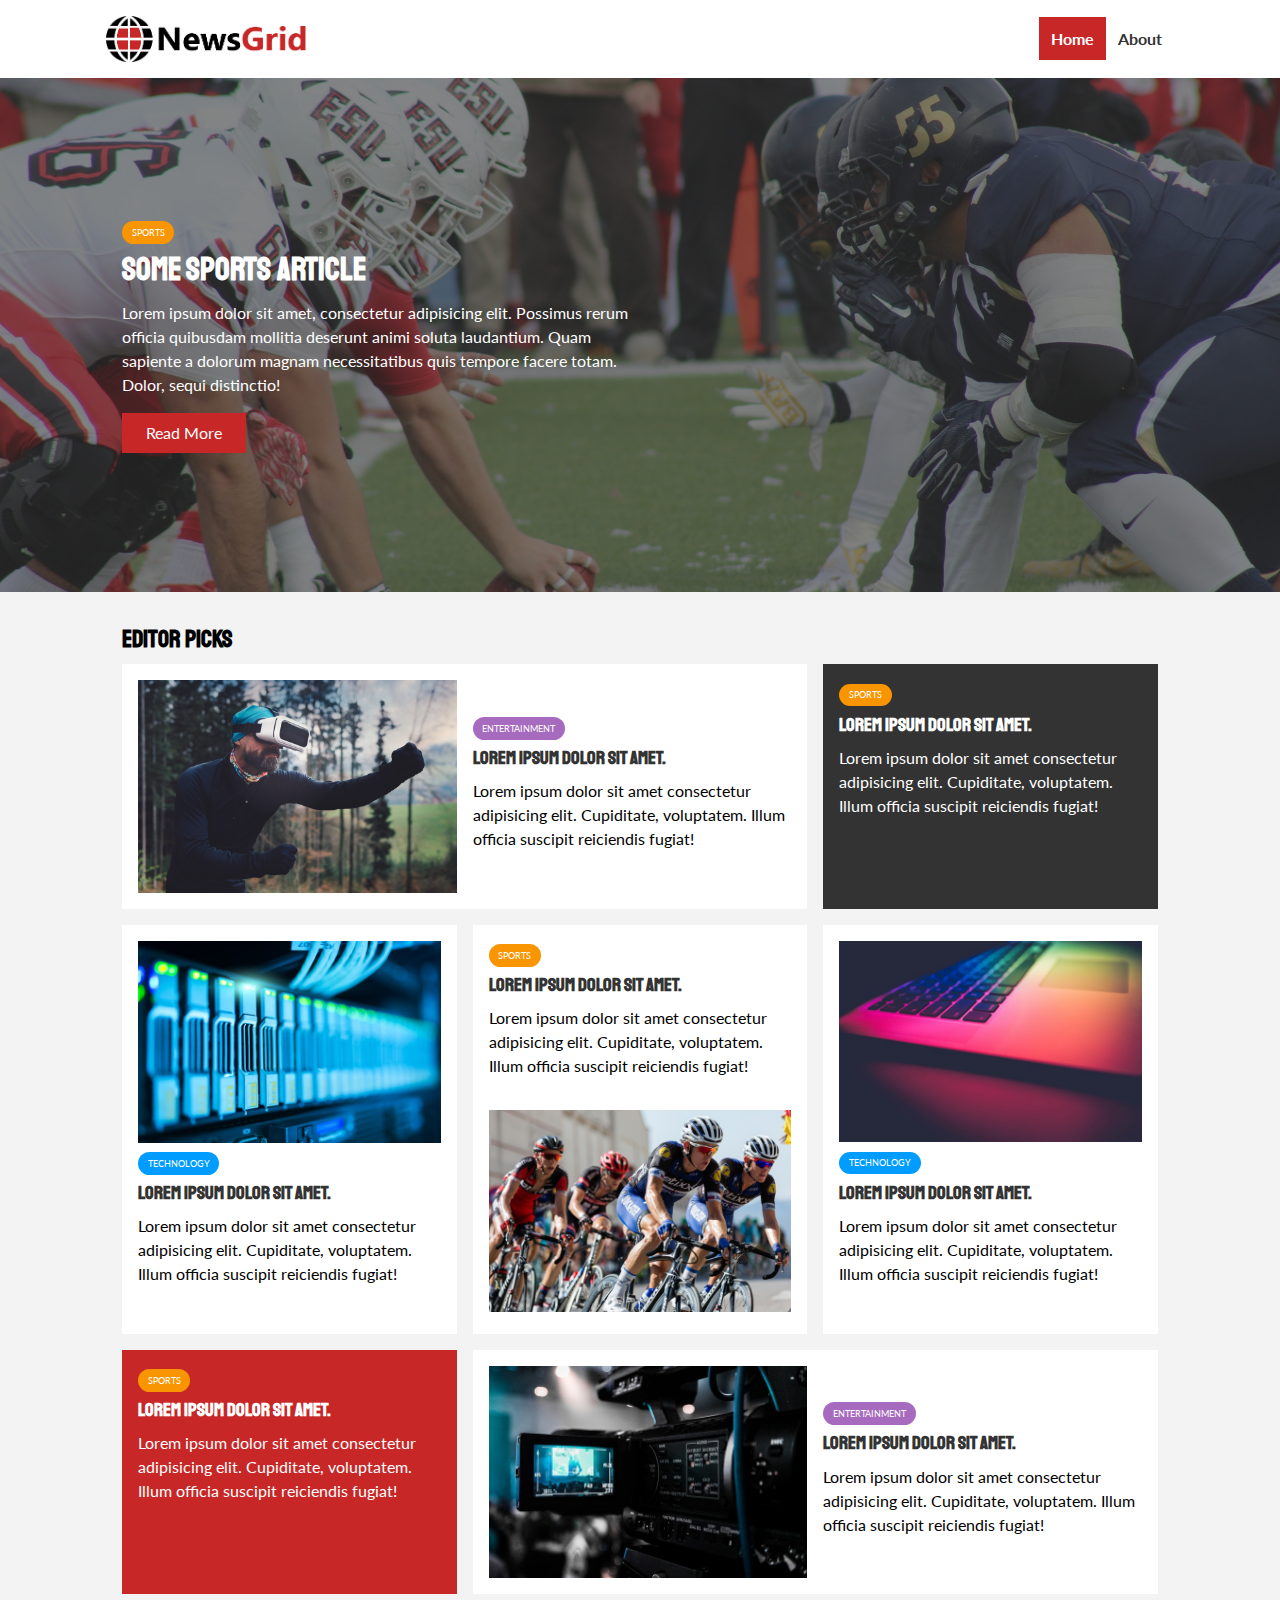
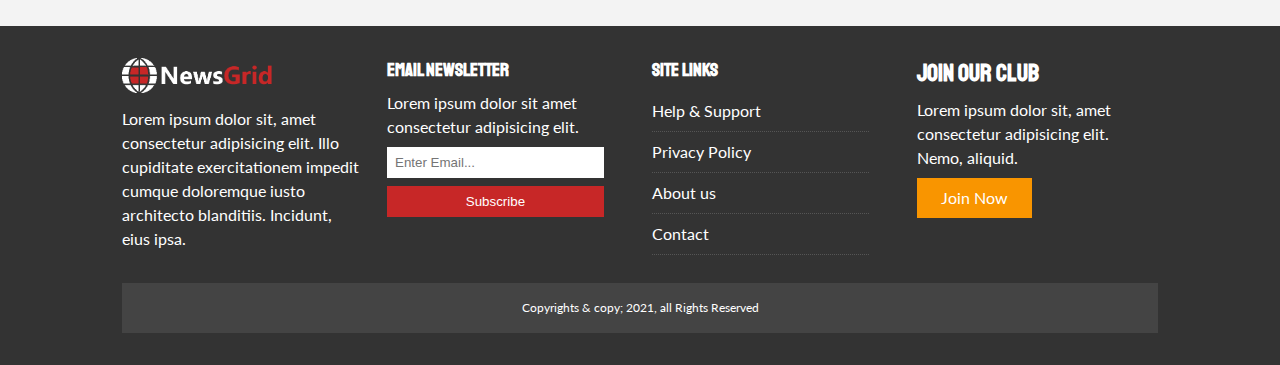
<file: index.html>
<!DOCTYPE html>
<html lang="en">

<head>
  <meta charset="UTF-8">
  <meta http-equiv="X-UA-Compatible" content="IE=edge">
  <meta name="viewport" content="width=device-width, initial-scale=1.0">

  <link rel="stylesheet" href="https://cdnjs.cloudflare.com/ajax/libs/font-awesome/5.15.3/css/all.min.css"
    integrity="sha512-iBBXm8fW90+nuLcSKlbmrPcLa0OT92xO1BIsZ+ywDWZCvqsWgccV3gFoRBv0z+8dLJgyAHIhR35VZc2oM/gI1w=="
    crossorigin="anonymous" referrerpolicy="no-referrer" />

  <title>NewsGrid | Latest News</title>
  <link rel="stylesheet" href="style.css">
  <link media="screen and (max-width:768px)" rel="stylesheet" href="mobile.css">

  <link rel="shortcut icon" type="image/x-icon" href="favicon.ico">
</head>

<body>
  <nav id="main-nav">
    <div class="container">
      <img src="/image_resources/logo.png" alt="NewsGrid" class="logo">
      <div class="social">
        <a href="https://facebook.com" target="_blank"><i class="fab fa-facebook fa-2x"></i></a>
        <a href="https://twitter.com" target="_blank"><i class="fab fa-twitter fa-2x"></i></a>
        <a href="https://instagram.com" target="_blank"><i class="fab fa-instagram fa-2x"></i></a>
        <a href="https://youtube.com" target="_blank"><i class="fab fa-youtube fa-2x"></i></a>
      </div>
      <ul>
        <li><a class="current" href="./index.html">Home</a></li>
        <li><a href="./about.html">About</a></li>
      </ul>
    </div>
  </nav>


  <header id="showcase">
    <div class="container">
      <div class="showcase-container">
        <div class="showcase-content">
          <div class="category category-sports">Sports</div>
          <h1>Some Sports Article</h1>
          <p>Lorem ipsum dolor sit amet, consectetur adipisicing elit. Possimus rerum officia quibusdam mollitia deserunt animi soluta laudantium. Quam sapiente a dolorum magnam necessitatibus quis tempore facere totam. Dolor, sequi distinctio!</p>
          <a href="article.html" class="btn btn-primary">Read More</a>
        </div>
      </div>
    </div>
  </header>

  <!-- Articles  -->

  <section id="home-articles" class="py-2">
    <div class="container">
      <h2>Editor Picks </h2>
      <div class="articles-container">

        <article class="card">
          <img src="./image_resources/articles/ent1.jpg" alt="">
          <div>
            <div class="category category-ent">
              Entertainment
            </div>
            <h3>
              <a href="article.html">Lorem ipsum dolor sit amet.</a>
            </h3>
            <p>Lorem ipsum dolor sit amet consectetur adipisicing elit. Cupiditate, voluptatem. Illum officia suscipit reiciendis fugiat!</p>
          </div>
        </article>

        <article class="card bg-dark">
           <div class="category category-sports">
              Sports
            </div>
            <h3>
              <a href="article.html">Lorem ipsum dolor sit amet.</a>
            </h3>
            <p>Lorem ipsum dolor sit amet consectetur adipisicing elit. Cupiditate, voluptatem. Illum officia suscipit reiciendis fugiat!</p>
        </article>


        <article class="card">
          <img src="./image_resources/articles/tech1.jpg" alt="">
          <div class="category category-tech">
             Technology
           </div>
           <h3>
             <a href="article.html">Lorem ipsum dolor sit amet.</a>
           </h3>
           <p>Lorem ipsum dolor sit amet consectetur adipisicing elit. Cupiditate, voluptatem. Illum officia suscipit reiciendis fugiat!</p>
       </article>

       <article class="card">
         <div class="category category-sports">
           Sports
         </div>
         <h3>
           <a href="article.html">Lorem ipsum dolor sit amet.</a>
         </h3>
         <p>Lorem ipsum dolor sit amet consectetur adipisicing elit. Cupiditate, voluptatem. Illum officia suscipit reiciendis fugiat!</p>
         <br>
         <img src="./image_resources/articles/sports1.jpg" alt="">
       </article>



       <article class="card">
        <img src="./image_resources/articles/tech2.jpg" alt="">
        <div class="category category-tech">
           Technology
         </div>
         <h3>
           <a href="article.html">Lorem ipsum dolor sit amet.</a>
         </h3>
         <p>Lorem ipsum dolor sit amet consectetur adipisicing elit. Cupiditate, voluptatem. Illum officia suscipit reiciendis fugiat!</p>
     </article>


     <article class="card bg-primary">
      <div class="category category-sports">
         Sports
       </div>
       <h3>
         <a href="article.html">Lorem ipsum dolor sit amet.</a>
       </h3>
       <p>Lorem ipsum dolor sit amet consectetur adipisicing elit. Cupiditate, voluptatem. Illum officia suscipit reiciendis fugiat!</p>
   </article>

   <article class="card">
    <img src="./image_resources/articles/ent2.jpg" alt="">
    <div>
      <div class="category category-ent">
        Entertainment
      </div>
      <h3>
        <a href="article.html">Lorem ipsum dolor sit amet.</a>
      </h3>
      <p>Lorem ipsum dolor sit amet consectetur adipisicing elit. Cupiditate, voluptatem. Illum officia suscipit reiciendis fugiat!</p>
    </div>
  </article>
      </div>
    </div>
  </section>


  <footer id="main-footer" class="py-2">
    <div class="container footer-container">
      <div>
        <img src="./image_resources/logo_light.png" alt="NewsGrid">
        <p>Lorem ipsum dolor sit, amet consectetur adipisicing elit. Illo cupiditate exercitationem impedit cumque doloremque iusto architecto blanditiis. Incidunt, eius ipsa.</p>
      </div>
      <div>
        <h3>Email NewsLetter</h3>
        <p>Lorem ipsum dolor sit amet consectetur adipisicing elit.</p>
         <form name="contact" method="POST" data-netlify="true" >
           <input type="email" name="email" placeholder="Enter Email...">
           <input type="submit" value="Subscribe" class="btn btn-primary">
         </form>
      </div>
      <div>
        <h3>Site Links</h3>
        <ul class="list">
          <li><a href="#">Help & Support</a></li>
          <li><a href="#">Privacy Policy</a></li>
          <li><a href="#">About us</a></li>
          <li><a href="#">Contact</a></li>
        </ul>
      </div>
      <div>
        <h2>Join Our Club</h2>
        <p>Lorem ipsum dolor sit, amet consectetur adipisicing elit. Nemo, aliquid.</p>
        <a href="#" class="btn btn-secondary">Join Now</a>
      </div>
      <div>
        <p>
          Copyrights & copy; 2021, all Rights Reserved
        </p>
      </div>
</div>
  </footer>
</body>
</html>
</file>
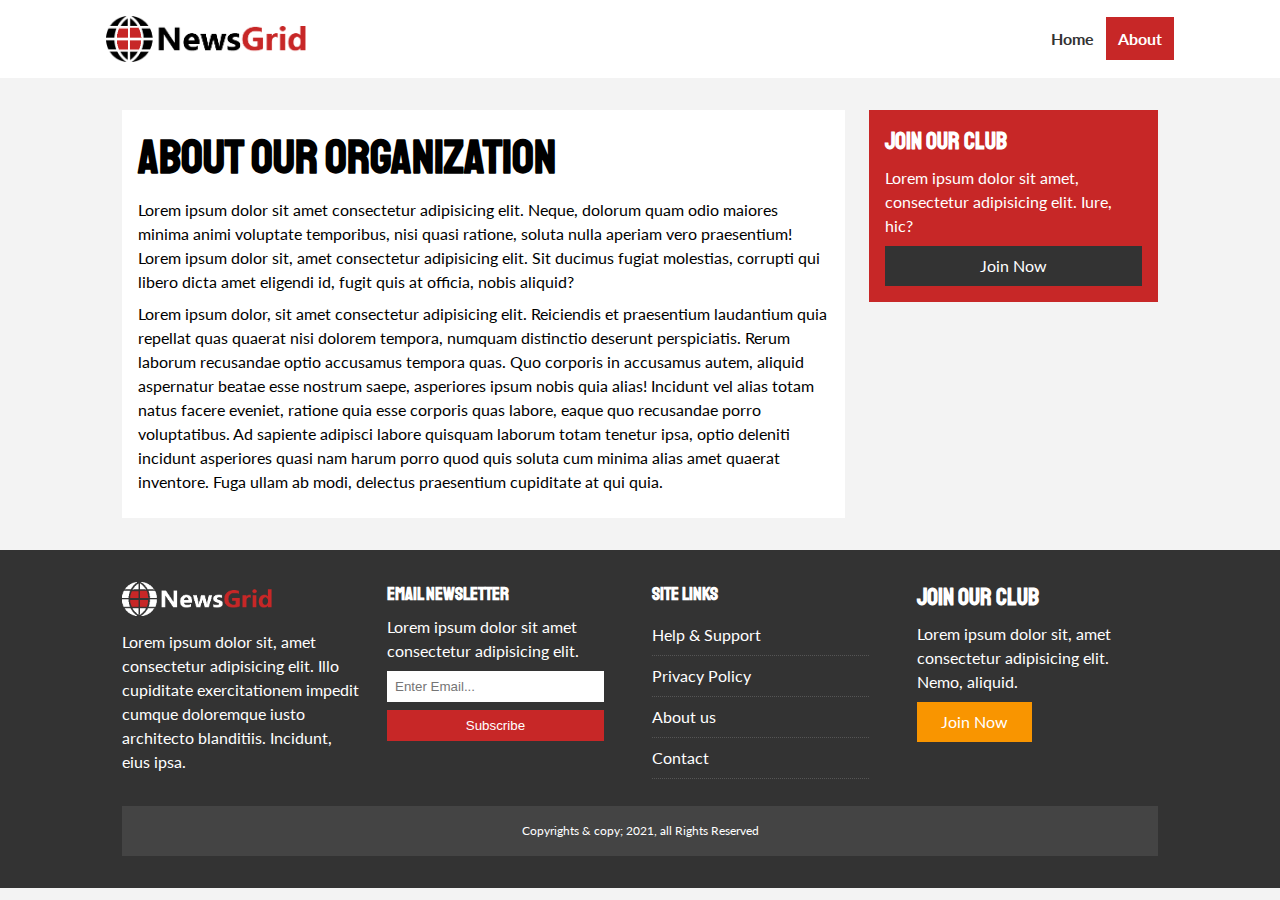
<file: about.html>
<!DOCTYPE html>
<html lang="en">

<head>
  <meta charset="UTF-8">
  <meta http-equiv="X-UA-Compatible" content="IE=edge">
  <meta name="viewport" content="width=device-width, initial-scale=1.0">

  <link rel="stylesheet" href="https://cdnjs.cloudflare.com/ajax/libs/font-awesome/5.15.3/css/all.min.css"
    integrity="sha512-iBBXm8fW90+nuLcSKlbmrPcLa0OT92xO1BIsZ+ywDWZCvqsWgccV3gFoRBv0z+8dLJgyAHIhR35VZc2oM/gI1w=="
    crossorigin="anonymous" referrerpolicy="no-referrer" />

  <title>NewsGrid | About</title>
  <link rel="stylesheet" href="style.css">
  <link media="screen and (max-width:768px)" rel="stylesheet" href="mobile.css">

  <link rel="shortcut icon" type="image/x-icon" href="favicon.ico">
</head>

<body>
  <nav id="main-nav">
    <div class="container">
      <img src="/image_resources/logo.png" alt="NewsGrid" class="logo">
      <div class="social">
        <a href="https://facebook.com" target="_blank"><i class="fab fa-facebook fa-2x"></i></a>
        <a href="https://twitter.com" target="_blank"><i class="fab fa-twitter fa-2x"></i></a>
        <a href="https://instagram.com" target="_blank"><i class="fab fa-instagram fa-2x"></i></a>
        <a href="https://youtube.com" target="_blank"><i class="fab fa-youtube fa-2x"></i></a>
      </div>
      <ul>
        <li><a  href="./index.html">Home</a></li>
        <li><a class="current" href="./about.html">About</a></li>
      </ul>
    </div>
  </nav>



<div id="about">
  <div class="container">
    <div class="page-container">
      <article class="card">
        <h1 class="l-heading">About Our Organization</h1>
          <p>Lorem ipsum dolor sit amet consectetur adipisicing elit. Neque, dolorum quam odio maiores minima animi voluptate temporibus, nisi quasi ratione, soluta nulla aperiam vero praesentium! Lorem ipsum dolor sit, amet consectetur adipisicing elit. Sit ducimus fugiat molestias, corrupti qui libero dicta amet eligendi id, fugit quis at officia, nobis aliquid?</p>
          <p>Lorem ipsum dolor, sit amet consectetur adipisicing elit. Reiciendis et praesentium laudantium quia repellat quas quaerat nisi dolorem tempora, numquam distinctio deserunt perspiciatis. Rerum laborum recusandae optio accusamus tempora quas. Quo corporis in accusamus autem, aliquid aspernatur beatae esse nostrum saepe, asperiores ipsum nobis quia alias! Incidunt vel alias totam natus facere eveniet, ratione quia esse corporis quas labore, eaque quo recusandae porro voluptatibus. Ad sapiente adipisci labore quisquam laborum totam tenetur ipsa, optio deleniti incidunt asperiores quasi nam harum porro quod quis soluta cum minima alias amet quaerat inventore. Fuga ullam ab modi, delectus praesentium cupiditate at qui quia.</p>
      </article>
      <aside class="card bg-primary">
        <h2>Join Our Club</h2>
        <p>Lorem ipsum dolor sit amet, consectetur adipisicing elit. Iure, hic?</p>
        <a href="#"  class="btn btn-dark btn-block">
          Join Now
        </a>
      </aside>
    </div>
  </div>
</div>





  <footer id="main-footer" class="py-2">
    <div class="container footer-container">
      <div>
        <img src="./image_resources/logo_light.png" alt="NewsGrid">
        <p>Lorem ipsum dolor sit, amet consectetur adipisicing elit. Illo cupiditate exercitationem impedit cumque doloremque iusto architecto blanditiis. Incidunt, eius ipsa.</p>
      </div>
      <div>
        <h3>Email NewsLetter</h3>
        <p>Lorem ipsum dolor sit amet consectetur adipisicing elit.</p>
        <form name="contact" method="POST" data-netlify="true" >
          <input type="email" name="email" placeholder="Enter Email...">
          <input type="submit" value="Subscribe" class="btn btn-primary">
        </form>
      </div>
      <div>
        <h3>Site Links</h3>
        <ul class="list">
          <li><a href="#">Help & Support</a></li>
          <li><a href="#">Privacy Policy</a></li>
          <li><a href="#">About us</a></li>
          <li><a href="#">Contact</a></li>
        </ul>
      </div>
      <div>
        <h2>Join Our Club</h2>
        <p>Lorem ipsum dolor sit, amet consectetur adipisicing elit. Nemo, aliquid.</p>
        <a href="#" class="btn btn-secondary">Join Now</a>
      </div>
      <div>
        <p>
          Copyrights & copy; 2021, all Rights Reserved
        </p>
      </div>
</div>
  </footer>
</body>
</html>
</file>
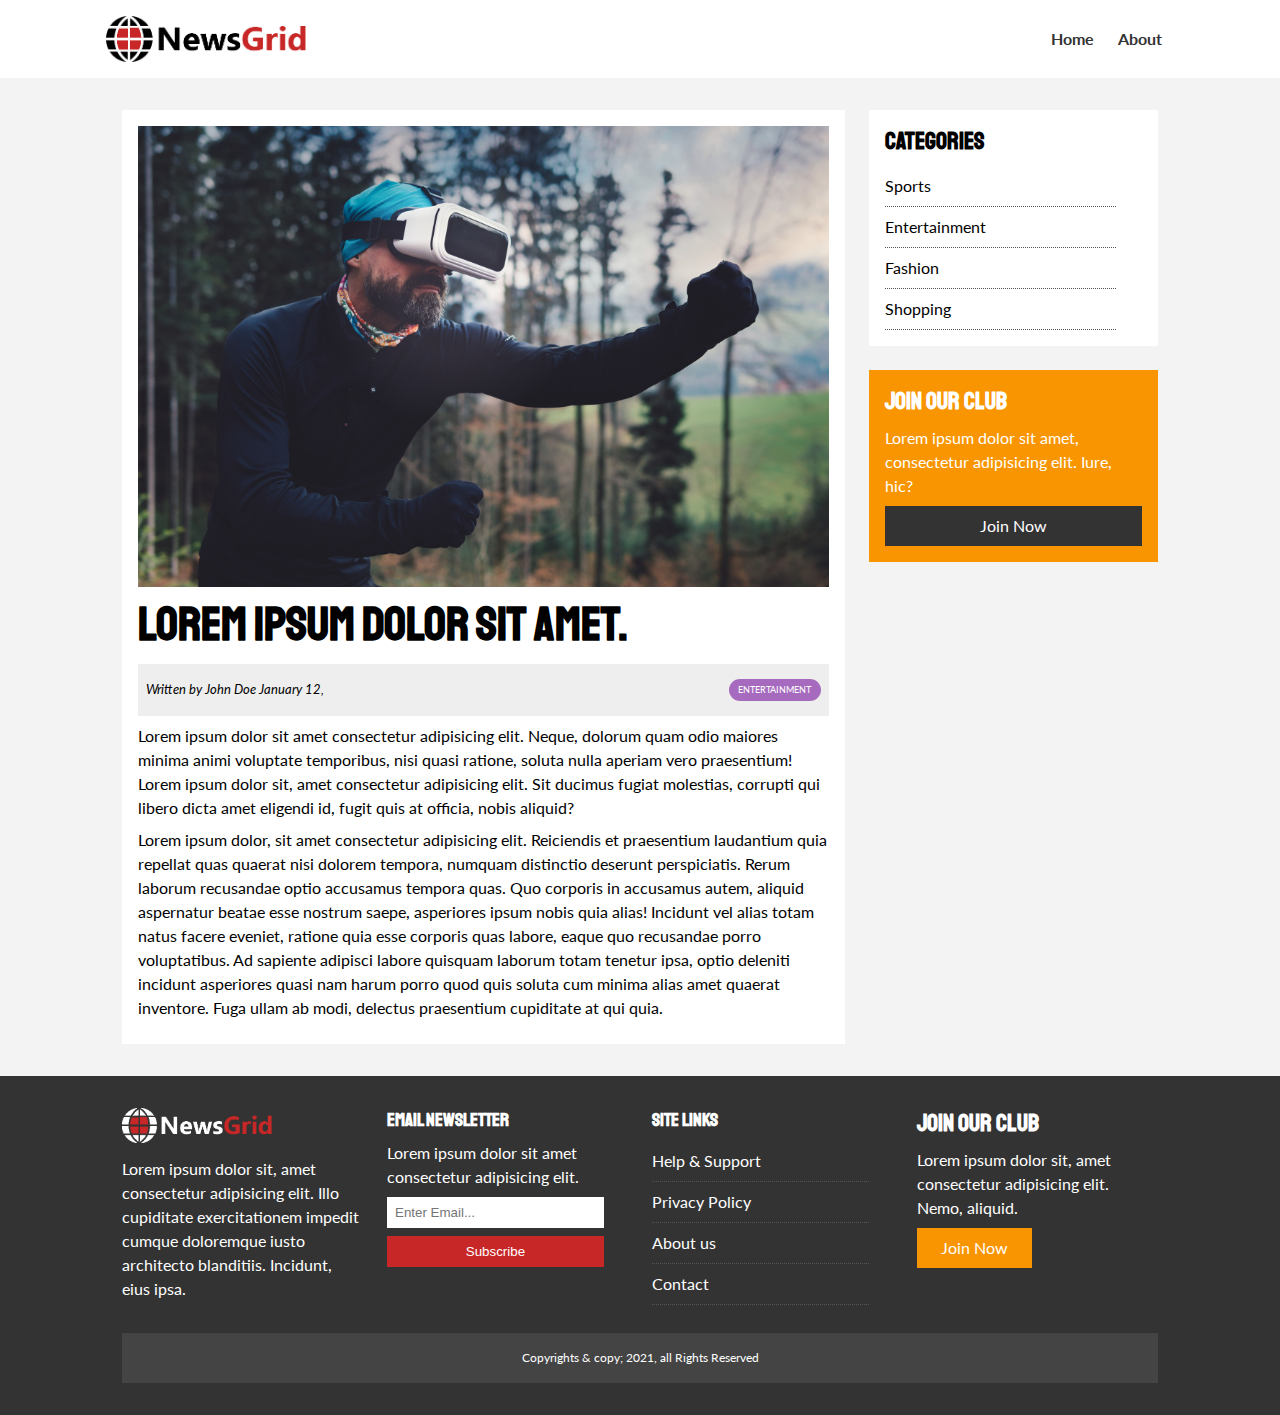
<file: article.html>
<!DOCTYPE html>
<html lang="en">

<head>
  <meta charset="UTF-8">
  <meta http-equiv="X-UA-Compatible" content="IE=edge">
  <meta name="viewport" content="width=device-width, initial-scale=1.0">

  <link rel="stylesheet" href="https://cdnjs.cloudflare.com/ajax/libs/font-awesome/5.15.3/css/all.min.css"
    integrity="sha512-iBBXm8fW90+nuLcSKlbmrPcLa0OT92xO1BIsZ+ywDWZCvqsWgccV3gFoRBv0z+8dLJgyAHIhR35VZc2oM/gI1w=="
    crossorigin="anonymous" referrerpolicy="no-referrer" />

  <title>NewsGrid |Latest News</title>
  <link rel="stylesheet" href="style.css">
  <link media="screen and (max-width:768px)" rel="stylesheet" href="mobile.css">

  <link rel="shortcut icon" type="image/x-icon" href="favicon.ico">
</head>

<body>
  <nav id="main-nav">
    <div class="container">
      <img src="/image_resources/logo.png" alt="NewsGrid" class="logo">
      <div class="social">
        <a href="https://facebook.com" target="_blank"><i class="fab fa-facebook fa-2x"></i></a>
        <a href="https://twitter.com" target="_blank"><i class="fab fa-twitter fa-2x"></i></a>
        <a href="https://instagram.com" target="_blank"><i class="fab fa-instagram fa-2x"></i></a>
        <a href="https://youtube.com" target="_blank"><i class="fab fa-youtube fa-2x"></i></a>
      </div>
      <ul>
        <li><a  href="./index.html">Home</a></li>
        <li><a  href="./about.html">About</a></li>
      </ul>
    </div>
  </nav>



<div id="article">
  <div class="container">
    <div class="page-container">
      <article class="card">
        <img src="./image_resources/articles/ent1.jpg" alt="">
        <h1 class="l-heading">Lorem ipsum dolor sit amet.</h1>
        <div class="meta">
          <small>
            <i class="fas fa-user">Written by  John Doe January 12, </i>
          </small>
          <div class="category category-ent">Entertainment</div>
        </div>
          <p>Lorem ipsum dolor sit amet consectetur adipisicing elit. Neque, dolorum quam odio maiores minima animi voluptate temporibus, nisi quasi ratione, soluta nulla aperiam vero praesentium! Lorem ipsum dolor sit, amet consectetur adipisicing elit. Sit ducimus fugiat molestias, corrupti qui libero dicta amet eligendi id, fugit quis at officia, nobis aliquid?</p>
          <p>Lorem ipsum dolor, sit amet consectetur adipisicing elit. Reiciendis et praesentium laudantium quia repellat quas quaerat nisi dolorem tempora, numquam distinctio deserunt perspiciatis. Rerum laborum recusandae optio accusamus tempora quas. Quo corporis in accusamus autem, aliquid aspernatur beatae esse nostrum saepe, asperiores ipsum nobis quia alias! Incidunt vel alias totam natus facere eveniet, ratione quia esse corporis quas labore, eaque quo recusandae porro voluptatibus. Ad sapiente adipisci labore quisquam laborum totam tenetur ipsa, optio deleniti incidunt asperiores quasi nam harum porro quod quis soluta cum minima alias amet quaerat inventore. Fuga ullam ab modi, delectus praesentium cupiditate at qui quia.</p>
      </article>

      <aside id="categories" class="card">
        <h2>Categories</h2>
        <ul class="list">
          <li><a href="#"><i class="fas fa-chevron-right"></i></a>Sports</li>
          <li><a href="#"><i class="fas fa-chevron-right"></i></a>Entertainment</li>
          <li><a href="#"><i class="fas fa-chevron-right"></i></a>Fashion</li>
          <li><a href="#"><i class="fas fa-chevron-right"></i></a>Shopping</li>
        </ul>
      </aside>
      <aside class="card bg-secondary">
        <h2>Join Our Club</h2>
        <p>Lorem ipsum dolor sit amet, consectetur adipisicing elit. Iure, hic?</p>
        <a href="#"  class="btn btn-dark btn-block">
          Join Now
        </a>
      </aside>
    </div>
  </div>
</div>





  <footer id="main-footer" class="py-2">
    <div class="container footer-container">
      <div>
        <img src="./image_resources/logo_light.png" alt="NewsGrid">
        <p>Lorem ipsum dolor sit, amet consectetur adipisicing elit. Illo cupiditate exercitationem impedit cumque doloremque iusto architecto blanditiis. Incidunt, eius ipsa.</p>
      </div>
      <div>
        <h3>Email NewsLetter</h3>
        <p>Lorem ipsum dolor sit amet consectetur adipisicing elit.</p>
        <form name="contact" method="POST" data-netlify="true" >
          <input type="email" name="email" placeholder="Enter Email...">
          <input type="submit" value="Subscribe" class="btn btn-primary">
        </form>
      </div>
      <div>
        <h3>Site Links</h3>
        <ul class="list">
          <li><a href="#">Help & Support</a></li>
          <li><a href="#">Privacy Policy</a></li>
          <li><a href="#">About us</a></li>
          <li><a href="#">Contact</a></li>
        </ul>
      </div>
      <div>
        <h2>Join Our Club</h2>
        <p>Lorem ipsum dolor sit, amet consectetur adipisicing elit. Nemo, aliquid.</p>
        <a href="#" class="btn btn-secondary">Join Now</a>
      </div>
      <div>
        <p>
          Copyrights & copy; 2021, all Rights Reserved
        </p>
      </div>
</div>
  </footer>
</body>
</html>
</file>
<file: style.css>
@import url('https://fonts.googleapis.com/css2?family=Lato&family=Staatliches&display=swap');

:root {
  --primary-color: #c72727;
  --secondary-color: #f99500;
  --light-color: #f3f3f3;
  --dark-color: #333;
  --max-width: 1100px;
}

* {
  margin: 0;
  padding: 0;
  box-sizing: border-box;
  border: 0;
}

.category {
  --sports-color: #f99500;
  --ent-color: #a66bbe;
  --tech-color: #009cff;
}

body {
  font-family: 'Lato', sans-serif;
  line-height: 1.5;
  background: var(--light-color);
}

ul {
  list-style: none;
}

a {
  text-decoration: none;
  color: #333;
}

p {
  margin: 0.5rem 0;
}
img {
  width: 100%;
}

h1,
h2,
h3,
h4,
h5,
h6 {
  font-family: 'Staatliches', cursive;
  margin-bottom: 0.55rem;
  line-height: 1.3;
}
.container {
  max-width: var(--max-width);
  padding: 0 2rem;
  margin: auto;
  overflow: hidden;
}

#main-nav {
  background: #fff;
  position: sticky;
  top: 0;
  z-index: 2;
}

#main-nav .container {
  display: grid;
  grid-template-columns: 6fr 3fr 2fr;
  align-items: center;
  padding: 1rem;
}

#main-nav .logo {
  width: 200px;
}

#main-nav ul {
  display: flex;
  justify-self: end;
}

#main-nav ul a {
  padding: 0.75rem;
  font-weight: bold;
}

#main-nav ul li a.current {
  background: var(--primary-color);
  color: #fff;
}

#main-nav ul li a:hover {
  background: var(--light-color);
  color: var(--dark-color);
}

#main-nav .social {
  justify-self: center;
}

#main-nav .social i {
  color: #777;
  margin-right: 0.5rem;
}

#showcase {
  color: #fff;
  background: #333;
  padding: 2rem;
  position: relative;
}

#showcase:before {
  content: ' ';
  background: url('./image_resources/featured.jpg') no-repeat center
    center/cover;
  position: absolute;
  top: 0;
  left: 0;
  height: 100%;
  width: 100%;
  opacity: 0.4;
}

#showcase .showcase-container {
  display: grid;
  grid-template-columns: repeat(2, 1fr);
  justify-content: center;
  align-items: center;
  height: 50vh;
}

#showcase .showcase-content {
  z-index: 1;
}

#showcase .showcase-content p {
  margin-bottom: 1rem;
}
.category {
  display: inline-block;
  color: #fff;
  font-size: 0.55rem;
  text-transform: uppercase;
  padding: 0.3rem 0.6rem;
  border-radius: 15px;
  margin-bottom: 0.4rem;
}
.category-sports {
  background: var(--sports-color);
}

.category-ent {
  background: var(--ent-color);
}

.category-tech {
  background: var(--tech-color);
}

.btn {
  display: inline-block;
  background: var(--dark-color);
  border: none;
  color: #fff;
  padding: 0.5rem 1.5rem;
}

.btn-light {
  background: var(--light-color);
}

.btn-primary {
  background: var(--primary-color);
}

.btn-secondary {
  background: var(--secondary-color);
}

.btn-block {
  display: block;
  width: 100%;
  text-align: center;
}

.btn:hover {
  opacity: 0.9;
}

.card {
  background: #fff;
  padding: 1rem;
}

.bg-dark {
  background: #333;
  color: #fff;
}

.bg-primary {
  background: var(--primary-color);
  color: #fff;
}

.bg-secondary {
  background: var(--secondary-color);
  color: #fff;
}

.bg-dark h1,
.bg-dark h2,
.bg-dark h3,
.bg-dark a,
.bg-primary h1,
.bg-primary h2,
.bg-primary h3,
.bg-primary a,
.bg-secondary h1,
.bg-secondary h2,
.bg-secondary h3 .bg-secondary a {
  color: #fff;
}

.py-1 {
  padding: 1.5rem 0;
}
.py-2 {
  padding: 2rem 0;
}
.py-3 {
  padding: 3rem 0;
}

.p-1 {
  padding: 1.5rem;
}
.p-2 {
  padding: 2rem;
}
.p-3 {
  padding: 3rem;
}

#home-articles .articles-container {
  display: grid;
  grid-template-columns: repeat(3, 1fr);
  grid-gap: 1rem;
}

#home-articles .articles-container > *:first-child,
#home-articles .articles-container > *:last-child {
  display: grid;
  grid-template-columns: repeat(2, 1fr);
  grid-column: 1 / span 2;
  align-items: center;
  grid-gap: 1rem;
}

#home-articles .articles-container > *:last-child {
  grid-column: 2 / span 2;
}

/* footer */

#main-footer {
  background: var(--dark-color);
  color: #fff;
}

#main-footer img {
  width: 150px;
}

#main-footer a {
  color: #fff;
}

#main-footer .footer-container {
  display: grid;
  grid-template-columns: repeat(4, 1fr);
  grid-gap: 1.5rem;
}

#main-footer .footer-container > *:last-child {
  background: #444;
  grid-column: 1 / span 4;
  padding: 0.5rem;
  text-align: center;
  font-size: 0.75rem;
}

#main-footer .footer-container input[type='email'] {
  width: 90%;
  padding: 0.5rem;
  margin-bottom: 0.5rem;
}

#main-footer .footer-container input[type='submit'] {
  width: 90%;
}
.list li {
  padding: 0.5rem 0;
  border-bottom: #555 dotted 1px;
  width: 90%;
}

.list li a:hover {
  color: var(--primary-color) !important;
}

.page-container {
  display: grid;
  grid-template-columns: 5fr 2fr;
  margin: 2rem 0;
  grid-gap: 1.5rem;
}

.page-container > *:first-child {
  grid-row: 1 / span 3;
}

.l-heading {
  font-size: 3rem;
}

#article .meta .category {
  margin-top: 0.4rem;
}

#article .meta {
  display: flex;
  justify-content: space-between;
  align-items: center;
  background: #eee;
  padding: 0.5rem;
}
</file>
<file: mobile.css>
#main-nav .social {
  display: none;
}

#main-nav .container {
  grid-template-columns: 1fr;
  grid-gap: 1.2rem;
}
#main-nav ul,
#main-nav .logo {
  justify-self: center;
}

#main-nav ul li a {
  padding: 0.5;
}

#home-articles .articles-container {
  grid-template-columns: repeat(2, 1fr);
}

#home-articles .articles-container > *:first-child,
#home-articles .articles-container > *:last-child {
  grid-template-columns: 1fr;
  grid-column: 1;
}

@media (max-width: 600px) {
  #showcase .showcase-container,
  #home-articles .articles-container,
  #main-footer .footer-container {
    grid-template-columns: 1fr;
  }

  #main-footer .footer-container > *:last-child {
    grid-column: 1;
  }

  #main-footer .footer-container > *:first-child,
  #main-footer .footer-container > *:nth-child(2) {
    border-bottom: #444 dotted 1px;
    padding-bottom: 1rem;
  }

  .page-container {
    grid-template-columns: 1fr;
    text-align: center;
  }
  .page-container > *:first-child {
    grid-row: 1;
  }
  .l-heading {
    font-size: 2rem;
  }
}
</file>
